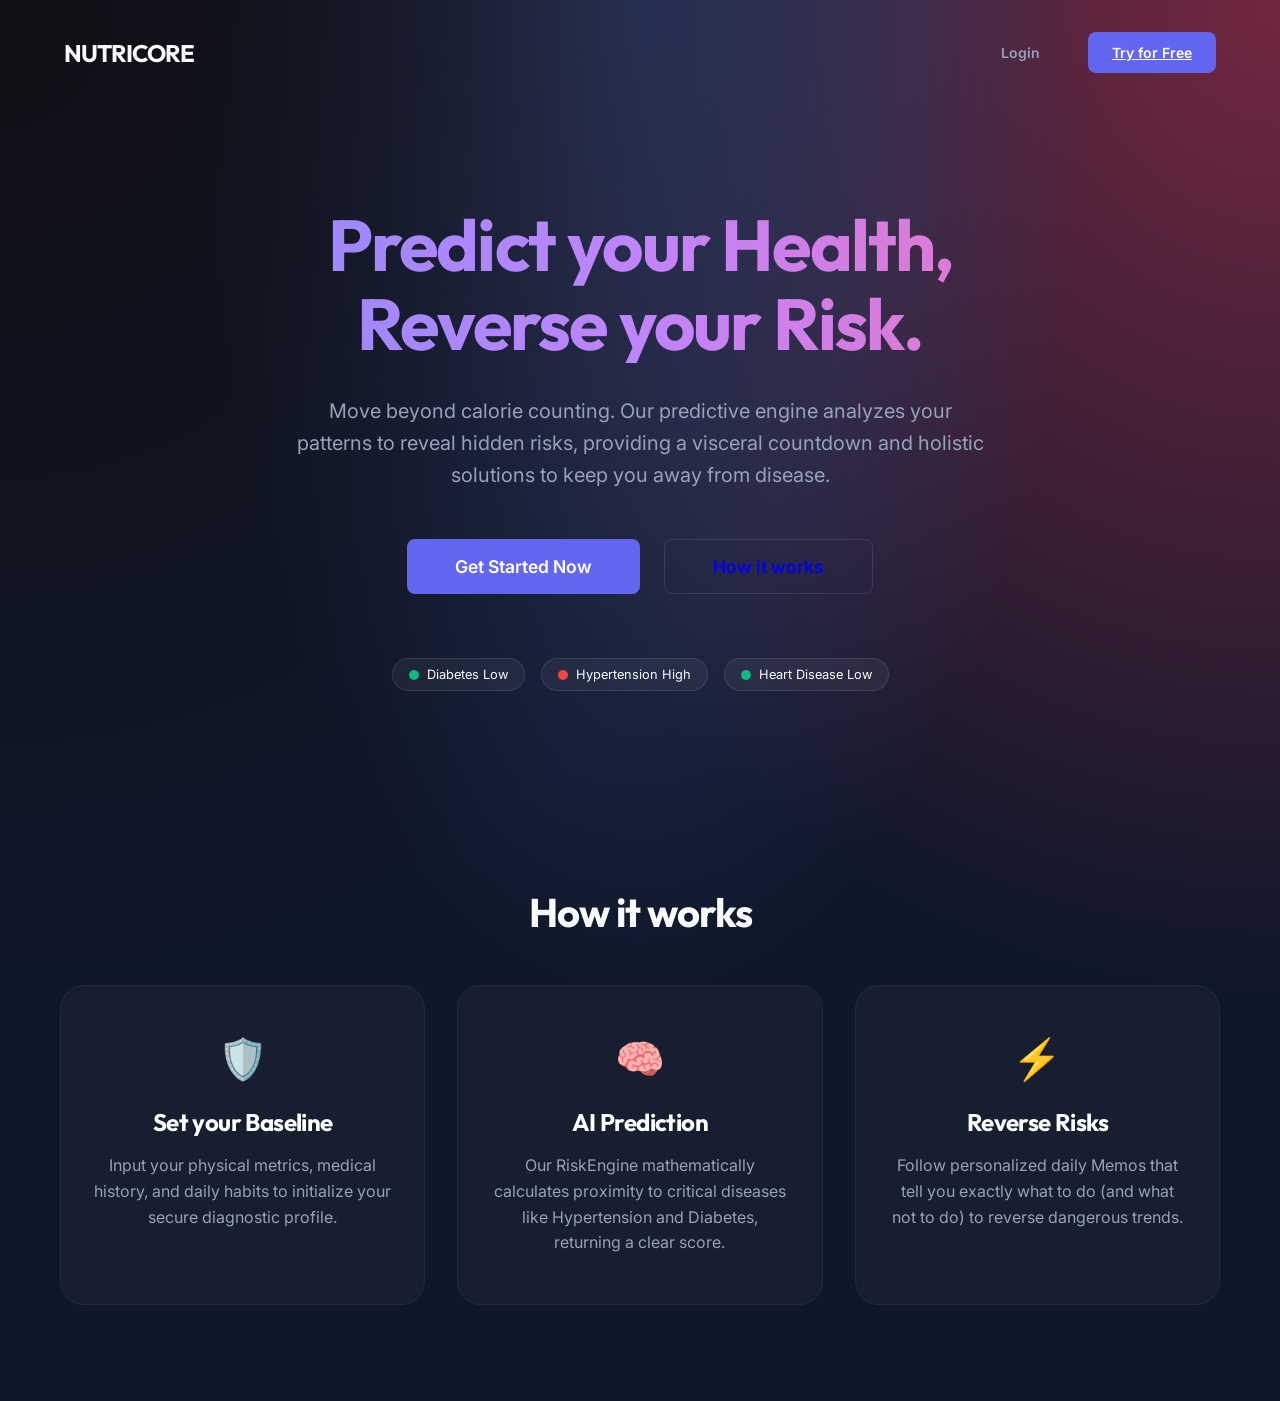
<file: client/index.html>
<!DOCTYPE html>
<html lang="en">
<head>
  <meta charset="UTF-8">
  <meta name="viewport" content="width=device-width, initial-scale=1.0">
  <title>NUTRICORE | Predictive Health Platform</title>
  <link rel="stylesheet" href="css/base.css">
  <link href="https://fonts.googleapis.com/css2?family=Inter:wght@400;600;700&family=Outfit:wght@500;700&display=swap" rel="stylesheet">
  <style>
    .hero-container {
      max-width: 1200px;
      margin: 100px auto;
      text-align: center;
      padding: 0 20px;
    }
    
    .hero-title {
      font-family: 'Outfit', sans-serif;
      font-size: 4.5rem;
      background: linear-gradient(to right, #818cf8, #c084fc, #f472b6);
      -webkit-background-clip: text;
      -webkit-text-fill-color: transparent;
      margin-bottom: 2rem;
      line-height: 1.1;
    }
    
    .hero-subtitle {
      font-size: 1.25rem;
      color: var(--text-muted);
      max-width: 700px;
      margin: 0 auto 3rem auto;
      line-height: 1.6;
    }
    
    .cta-group {
      display: flex;
      gap: 1.5rem;
      justify-content: center;
    }
    
    .nav-bar {
      padding: 2rem 4rem;
      display: flex;
      justify-content: space-between;
      align-items: center;
    }
    
    .logo {
      font-family: 'Outfit', sans-serif;
      font-weight: 700;
      font-size: 1.5rem;
      letter-spacing: -1px;
    }
    
    .risk-badges {
      display: flex;
      gap: 1rem;
      justify-content: center;
      margin-top: 4rem;
    }
    
    .risk-badge {
      background: rgba(255, 255, 255, 0.05);
      border: 1px solid var(--border);
      padding: 0.5rem 1rem;
      border-radius: 2rem;
      font-size: 0.8rem;
      display: flex;
      align-items: center;
    }
    
    .features-section {
      padding: 6rem 20px;
      max-width: 1200px;
      margin: 0 auto;
      text-align: center;
    }

    .features-section h2 {
      font-family: 'Outfit', sans-serif;
      font-size: 2.5rem;
      margin-bottom: 3rem;
    }

    .features-grid {
      display: grid;
      grid-template-columns: repeat(auto-fit, minmax(300px, 1fr));
      gap: 2rem;
    }

    .feature-card {
      background: rgba(255, 255, 255, 0.03);
      border: 1px solid rgba(255, 255, 255, 0.05);
      border-radius: 24px;
      padding: 3rem 2rem;
      transition: transform 0.3s ease, background 0.3s ease;
      backdrop-filter: blur(10px);
    }

    .feature-card:hover {
      transform: translateY(-5px);
      background: rgba(255, 255, 255, 0.07);
    }

    .feature-icon {
      font-size: 2.5rem;
      margin-bottom: 1.5rem;
    }

    .feature-title {
      font-family: 'Outfit', sans-serif;
      font-size: 1.5rem;
      margin-bottom: 1rem;
      color: white;
    }

    .feature-text {
      color: var(--text-muted);
      line-height: 1.6;
      font-size: 1rem;
    }
  </style>
</head>
<body>
  <nav class="nav-bar">
    <div class="logo">NUTRICORE</div>
    <div class="cta-group">
      <a href="pages/login.html" class="btn text-muted" style="text-decoration: none;">Login</a>
      <a href="pages/register.html" class="btn btn-primary">Try for Free</a>
    </div>
  </nav>

  <main class="hero-container">
    <h1 class="hero-title">Predict your Health,<br>Reverse your Risk.</h1>
    <p class="hero-subtitle">
      Move beyond calorie counting. Our predictive engine analyzes your patterns to reveal 
      hidden risks, providing a visceral countdown and holistic solutions to keep you away from disease.
    </p>
    
    <div class="cta-group">
      <a href="pages/register.html" class="btn btn-primary" style="padding: 1rem 3rem; font-size: 1.1rem; text-decoration: none;">Get Started Now</a>
      <a href="#features" class="btn" style="border: 1px solid var(--border); padding: 1rem 3rem; font-size: 1.1rem; text-decoration: none;">How it works</a>
    </div>

    <div class="risk-badges">
      <div class="risk-badge"><span class="risk-dot bg-low"></span> Diabetes Low</div>
      <div class="risk-badge"><span class="risk-dot bg-high"></span> Hypertension High</div>
      <div class="risk-badge"><span class="risk-dot bg-low"></span> Heart Disease Low</div>
    </div>
  </main>

  <section id="features" class="features-section">
    <h2>How it works</h2>
    <div class="features-grid">
      <div class="feature-card">
        <div class="feature-icon">🛡️</div>
        <h3 class="feature-title">Set your Baseline</h3>
        <p class="feature-text">Input your physical metrics, medical history, and daily habits to initialize your secure diagnostic profile.</p>
      </div>
      <div class="feature-card">
        <div class="feature-icon">🧠</div>
        <h3 class="feature-title">AI Prediction</h3>
        <p class="feature-text">Our RiskEngine mathematically calculates proximity to critical diseases like Hypertension and Diabetes, returning a clear score.</p>
      </div>
      <div class="feature-card">
        <div class="feature-icon">⚡</div>
        <h3 class="feature-title">Reverse Risks</h3>
        <p class="feature-text">Follow personalized daily Memos that tell you exactly what to do (and what not to do) to reverse dangerous trends.</p>
      </div>
    </div>
  </section>
</body>
</html>
</file>
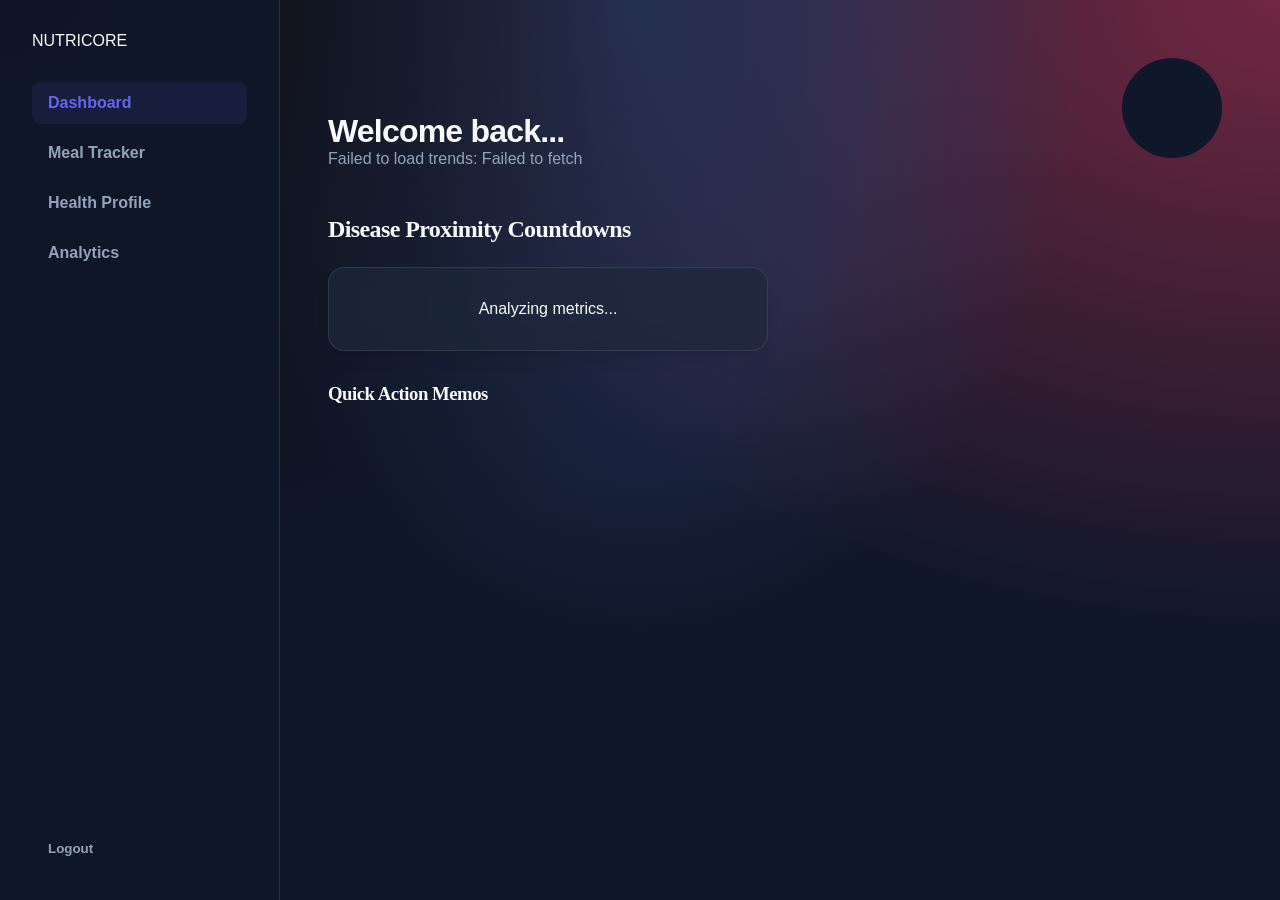
<file: client/pages/dashboard.html>
<!DOCTYPE html>
<html lang="en">
<head>
  <meta charset="UTF-8">
  <meta name="viewport" content="width=device-width, initial-scale=1.0">
  <title>Dashboard | NUTRICORE</title>
  <link rel="stylesheet" href="../css/base.css">
  <script src="../js/api.js" defer></script>
  <style>
    .header-section {
      display: flex;
      justify-content: space-between;
      align-items: flex-end;
      margin-bottom: 3rem;
    }
    
    .risk-grid {
      display: grid;
      grid-template-columns: repeat(auto-fill, minmax(300px, 1fr));
      gap: 1.5rem;
    }
    
    .risk-card {
      position: relative;
      overflow: hidden;
    }
    
    .risk-card::before {
      content: '';
      position: absolute;
      top: 0;
      left: 0;
      width: 4px;
      height: 100%;
    }
    
    .risk-card.low::before { background: var(--risk-low); }
    .risk-card.moderate::before { background: var(--risk-moderate); }
    .risk-card.high::before { background: var(--risk-high); }
    .risk-card.critical::before { background: var(--risk-critical); }
    
    .countdown-timer {
      font-family: 'Outfit', sans-serif;
      font-size: 2.5rem;
      font-weight: 700;
      margin: 1rem 0;
    }
    
    .factor-tag {
      font-size: 0.75rem;
      background: rgba(255,   255, 255, 0.05);
      padding: 0.25rem 0.5rem;
      border-radius: 0.25rem;
      margin-right: 0.5rem;
    }
    
    .health-score-ring {
      width: 120px;
      height: 120px;
      border-radius: 50%;
      background: conic-gradient(var(--risk-low) 85%, transparent 0);
      display: flex;
      align-items: center;
      justify-content: center;
      position: relative;
    }
    
    .health-score-ring::after {
      content: '';
      position: absolute;
      width: 100px;
      height: 100px;
      background: var(--bg-dark);
      border-radius: 50%;
      display: block;
    }
  </style>
</head>
<body>
  <div class="dashboard-layout">
    <aside class="sidebar">
      <div class="logo">NUTRICORE</div>
      <nav style="display: flex; flex-direction: column; gap: 0.5rem;">
        <a href="dashboard.html" class="nav-item active">Dashboard</a>
        <a href="tracker.html" class="nav-item">Meal Tracker</a>
        <a href="profile.html" class="nav-item">Health Profile</a>
        <a href="report.html" class="nav-item">Analytics</a>
      </nav>
      <div style="margin-top: auto;">
        <button class="nav-item" id="logoutBtn" style="background:none; border:none; width:100%; cursor:pointer;">Logout</button>
      </div>
    </aside>

    <main class="main-content">
      <div class="header-section">
        <div>
          <h1 id="welcomeUser">Welcome back...</h1>
          <p class="text-muted" id="habitSummary">Loading your health trends...</p>
        </div>
        <div class="health-score-ring" id="overallScore" style="background: conic-gradient(var(--risk-low) 0%, transparent 0);"></div>
      </div>

      <h2 style="margin-bottom: 1.5rem; font-family: 'Outfit';">Disease Proximity Countdowns</h2>
      
      <div class="risk-grid" id="riskGrid">
        <!-- Cards will be dynamic -->
        <div class="glass-card" style="padding: 2rem; text-align: center;">Analyzing metrics...</div>
      </div>
      
      <!-- Habit Memos -->
      <h3 style="margin: 2rem 0 1rem; font-family: 'Outfit';">Quick Action Memos</h3>
      <div id="habitMemos" style="display: flex; gap: 1rem; overflow-x: auto; padding-bottom: 1rem;"></div>
    </main>
  </div>

  <script type="module">
    import { api } from '../js/api.js';

    document.addEventListener('DOMContentLoaded', async () => {
      try {
        const response = await api.getRiskScores();
        const data = response.data;
        
        const userObj = JSON.parse(sessionStorage.getItem('user') || '{}');
        const userName = userObj.full_name || 'User';
        
        document.getElementById('welcomeUser').textContent = `Welcome back, ${userName}`;
        
        const memos = data.recommendations && data.recommendations.dos ? data.recommendations.dos : [];
        document.getElementById('habitSummary').textContent = `You have ${memos.length} personalized memos today.`;

        // Update Score Ring
        const riskMap = {"Low": 90, "Moderate": 70, "High": 45, "Critical": 15};
        const score = riskMap[data.risk_label] || 50;
        const ring = document.getElementById('overallScore');
        ring.style.background = `conic-gradient(var(--risk-low) ${score}%, transparent 0)`;
        ring.setAttribute('style', ring.getAttribute('style') + `; --score: '${score}'`);
        ring.innerHTML = `<span style="position:absolute; z-index: 10; font-size:1.5rem; font-weight:700;">${score}</span>`;

        // Update Risk Grid
        const grid = document.getElementById('riskGrid');
        grid.innerHTML = `
          <div class="glass-card risk-card ${data.risk_label.toLowerCase()}">
            <p class="text-muted" style="font-size: 0.8rem; text-transform: uppercase;">Overall Health Risk</p>
            <div class="countdown-timer" style="color: var(--risk-${data.risk_label.toLowerCase()})">${data.risk_label}</div>
            <p style="font-size: 0.9rem; margin-bottom: 1rem;">Assessment based on your unique diagnostic baseline.</p>
          </div>
          <div class="glass-card risk-card info">
            <p class="text-muted" style="font-size: 0.8rem; text-transform: uppercase;">30-Day BMI Forecast</p>
            <div class="countdown-timer">${data.future_bmi}</div>
            <p style="font-size: 0.9rem; margin-bottom: 1rem;">Projected trend based on current logs.</p>
          </div>
        `;

        // Update Memos
        const memoBox = document.getElementById('habitMemos');
        memoBox.innerHTML = '';
        memos.slice(0, 3).forEach(memo => {
          memoBox.innerHTML += `
            <div class="glass-card" style="min-width: 250px; border-left: 4px solid var(--risk-low);">
              <p style="font-size: 0.7rem; color: var(--risk-low); font-weight: 700; margin-bottom: 5px;">DO</p>
              <p style="font-size: 0.9rem;">${memo}</p>
            </div>
          `;
        });

      } catch (err) {
        console.error(err);
        if (err.message.includes('No profile found') || err.message.includes('Please complete your health profile first')) {
            window.location.href = 'profile.html';
        }
        else if (err.message.includes('Missing Authorization')) {
            window.location.href = 'login.html';
        } else {
            // Keep original "Loading..." text but show error status
            document.getElementById('habitSummary').textContent = "Failed to load trends: " + err.message;
        }
      }
    });

    document.getElementById('logoutBtn').addEventListener('click', () => {
      sessionStorage.removeItem('access_token');
      sessionStorage.removeItem('user');
      window.location.href = 'login.html';
    });
  </script>
</body>
</html>
</file>
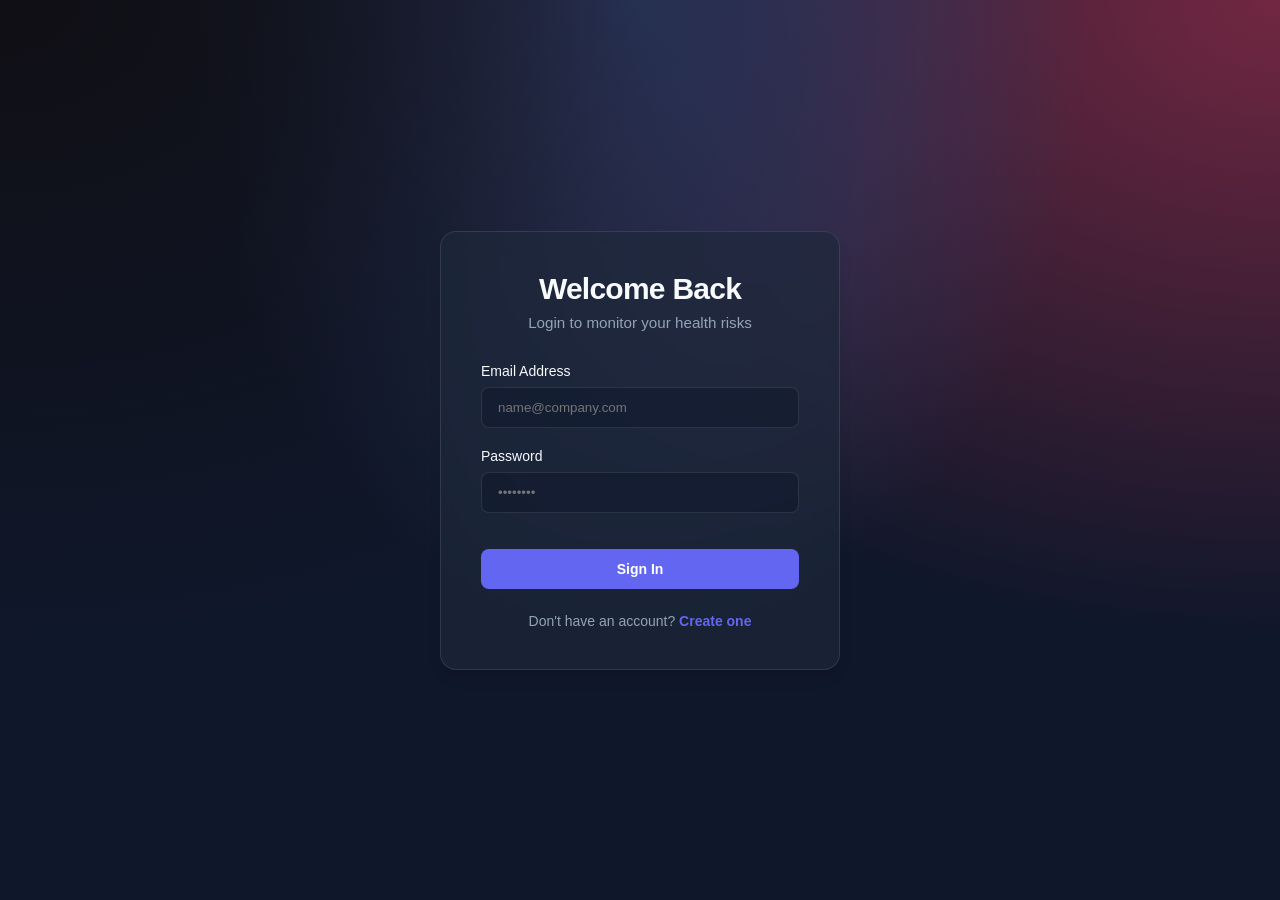
<file: client/pages/login.html>
<!DOCTYPE html>
<html lang="en">
<head>
  <meta charset="UTF-8">
  <meta name="viewport" content="width=device-width, initial-scale=1.0">
  <title>Login | NutriCore 2.0</title>
  <link rel="stylesheet" href="../css/base.css">
  <style>
    .auth-container {
      display: flex;
      justify-content: center;
      align-items: center;
      min-height: 100vh;
      padding: 20px;
    }
    
    .auth-form {
      width: 100%;
      max-width: 400px;
      padding: 2.5rem;
    }
    
    .auth-title {
      font-size: 1.875rem;
      font-family: 'Outfit', sans-serif;
      margin-bottom: 0.5rem;
      text-align: center;
    }
    
    .auth-subtitle {
      color: var(--text-muted);
      text-align: center;
      margin-bottom: 2rem;
      font-size: 0.95rem;
    }
    
    .form-group {
      margin-bottom: 1.25rem;
    }
    
    label {
      display: block;
      font-size: 0.875rem;
      margin-bottom: 0.5rem;
      color: var(--text-main);
    }
    
    .auth-footer {
      margin-top: 1.5rem;
      text-align: center;
      font-size: 0.875rem;
      color: var(--text-muted);
    }
    
    .auth-footer a {
      color: var(--primary);
      text-decoration: none;
      font-weight: 600;
    }
    
    .error-msg {
      color: var(--risk-high);
      background: rgba(239, 68, 68, 0.1);
      padding: 0.75rem;
      border-radius: 0.5rem;
      margin-bottom: 1rem;
      display: none;
      font-size: 0.875rem;
    }
  </style>
</head>
<body>
  <div class="auth-container">
    <div class="glass-card auth-form">
      <h2 class="auth-title">Welcome Back</h2>
      <p class="auth-subtitle">Login to monitor your health risks</p>
      
      <div id="errorMessage" class="error-msg"></div>

      <form id="loginForm">
        <div class="form-group">
          <label for="email">Email Address</label>
          <input type="email" id="email" class="input-field" placeholder="name@company.com" required>
        </div>
        
        <div class="form-group">
          <label for="password">Password</label>
          <input type="password" id="password" class="input-field" placeholder="••••••••" required>
        </div>
        
        <button type="submit" class="btn btn-primary" style="width: 100%; margin-top: 1rem;">Sign In</button>
      </form>
      
      <p class="auth-footer">
        Don't have an account? <a href="register.html">Create one</a>
      </p>
    </div>
  </div>

  <script type="module">
    import { api } from '../js/api.js';

    document.getElementById('loginForm').addEventListener('submit', async (e) => {
      e.preventDefault();
      
      const email = document.getElementById('email').value;
      const password = document.getElementById('password').value;
      const errorEl = document.getElementById('errorMessage');
      
      try {
        errorEl.style.display = 'none';
        
        await api.login(email, password);
        
        // Redirect on success
        window.location.href = 'dashboard.html';
      } catch (err) {
        errorEl.textContent = err.message;
        errorEl.style.display = 'block';
      }
    });
  </script>
</body>
</html>
</file>
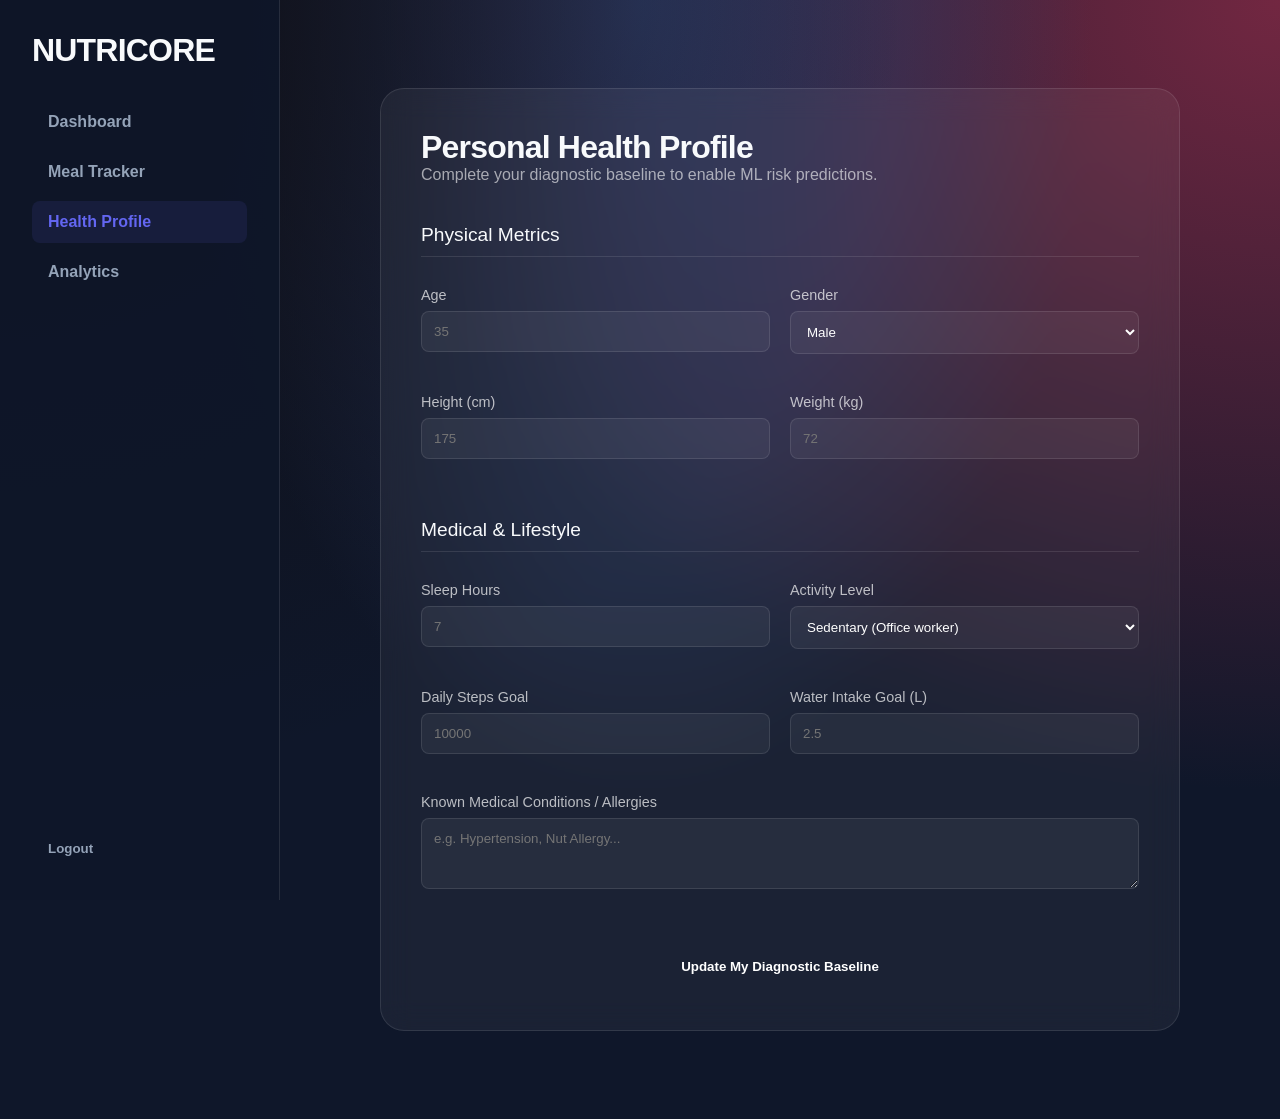
<file: client/pages/profile.html>
<!DOCTYPE html>
<html lang="en">
<head>
    <meta charset="UTF-8">
    <meta name="viewport" content="width=device-width, initial-scale=1.0">
    <title>NUTRICORE | Health Profile</title>
    <link rel="stylesheet" href="../css/base.css">
    <link href="https://fonts.googleapis.com/css2?family=Outfit:wght@300;400;600&display=swap" rel="stylesheet">
    <style>
        .profile-container {
            max-width: 800px;
            margin: 40px auto;
            padding: 40px;
            background: rgba(255, 255, 255, 0.05);
            backdrop-filter: blur(15px);
            border-radius: 24px;
            border: 1px solid rgba(255, 255, 255, 0.1);
        }
        .form-grid {
            display: grid;
            grid-template-columns: repeat(auto-fit, minmax(300px, 1fr));
            gap: 20px;
            margin-top: 30px;
        }
        .input-group {
            margin-bottom: 20px;
        }
        .input-group label {
            display: block;
            margin-bottom: 8px;
            color: rgba(255, 255, 255, 0.7);
            font-size: 0.9rem;
        }
        .input-group input, .input-group select, .input-group textarea {
            width: 100%;
            padding: 12px;
            background: rgba(255, 255, 255, 0.05);
            border: 1px solid rgba(255, 255, 255, 0.1);
            border-radius: 8px;
            color: white;
            font-family: inherit;
        }
        .section-title {
            margin: 40px 0 20px;
            padding-bottom: 10px;
            border-bottom: 1px solid rgba(255, 255, 255, 0.1);
            color: var(--accent-blue);
            font-size: 1.2rem;
        }
        .save-btn {
            width: 100%;
            padding: 16px;
            margin-top: 30px;
            background: var(--gradient-primary);
            border: none;
            border-radius: 12px;
            color: white;
            font-weight: 600;
            cursor: pointer;
            transition: transform 0.2s;
        }
        .save-btn:hover {
            transform: translateY(-2px);
        }
    </style>
</head>
<body class="dark-theme">
  <div class="dashboard-layout">
    <div class="sidebar">
        <h1 class="logo">NUTRICORE</h1>
        <nav style="display: flex; flex-direction: column; gap: 0.5rem;">
            <a href="dashboard.html" class="nav-item">Dashboard</a>
            <a href="tracker.html" class="nav-item">Meal Tracker</a>
            <a href="profile.html" class="nav-item active">Health Profile</a>
            <a href="report.html" class="nav-item">Analytics</a>
        </nav>
        <div style="margin-top: auto;">
            <button class="nav-item" onclick="logout()" style="background:none; border:none; width:100%; cursor:pointer; text-align: left;">Logout</button>
        </div>
    </div>

    <main class="main-content">
        <div class="profile-container">
            <h1>Personal Health Profile</h1>
            <p style="color: rgba(255, 255, 255, 0.6);">Complete your diagnostic baseline to enable ML risk predictions.</p>

            <form id="profileForm">
                <div class="section-title">Physical Metrics</div>
                <div class="form-grid">
                    <div class="input-group">
                        <label>Age</label>
                        <input type="number" name="age" required placeholder="35">
                    </div>
                    <div class="input-group">
                        <label>Gender</label>
                        <select name="gender">
                            <option value="Male">Male</option>
                            <option value="Female">Female</option>
                        </select>
                    </div>
                    <div class="input-group">
                        <label>Height (cm)</label>
                        <input type="number" name="height_cm" required placeholder="175">
                    </div>
                    <div class="input-group">
                        <label>Weight (kg)</label>
                        <input type="number" name="weight_kg" required placeholder="72">
                    </div>
                </div>

                <div class="section-title">Medical & Lifestyle</div>
                <div class="form-grid">
                    <div class="input-group">
                        <label>Sleep Hours</label>
                        <input type="number" name="sleep_hours" step="0.5" placeholder="7">
                    </div>
                    <div class="input-group">
                        <label>Activity Level</label>
                        <select name="activity_level">
                            <option value="sedentary">Sedentary (Office worker)</option>
                            <option value="moderate">Moderate (Gym 3-4 days)</option>
                            <option value="active">Active (Daily movement)</option>
                        </select>
                    </div>
                    <div class="input-group">
                        <label>Daily Steps Goal</label>
                        <input type="number" name="daily_steps" placeholder="10000">
                    </div>
                    <div class="input-group">
                        <label>Water Intake Goal (L)</label>
                        <input type="number" name="water_liters" step="0.5" placeholder="2.5">
                    </div>
                </div>

                <div class="input-group" style="padding-top: 20px;">
                    <label>Known Medical Conditions / Allergies</label>
                    <textarea name="medical_history" rows="3" placeholder="e.g. Hypertension, Nut Allergy..."></textarea>
                </div>

                <button type="submit" class="save-btn">Update My Diagnostic Baseline</button>
            </form>
        </div>
    </main>
  </div>

    <script type="module">
        import { api } from '../js/api.js';

        window.logout = () => {
            sessionStorage.removeItem('access_token');
            sessionStorage.removeItem('user');
            window.location.href = 'login.html';
        };

        const form = document.getElementById('profileForm');
        form.addEventListener('submit', async (e) => {
            e.preventDefault();
            const formData = new FormData(form);
            const data = Object.fromEntries(formData.entries());
            
            // Convert numerical values to numbers
            if (data.age) data.age = Number(data.age);
            if (data.height_cm) data.height_cm = Number(data.height_cm);
            if (data.weight_kg) data.weight_kg = Number(data.weight_kg);
            
            try {
                const response = await api.saveProfile(data);
                alert("Baseline updated! Check your Dashboard for new risk assessments.");
                window.location.href = 'dashboard.html';
            } catch (err) {
                alert("Failed to update profile: " + err.message);
            }
        });
    </script>
</body>
</html>
</file>
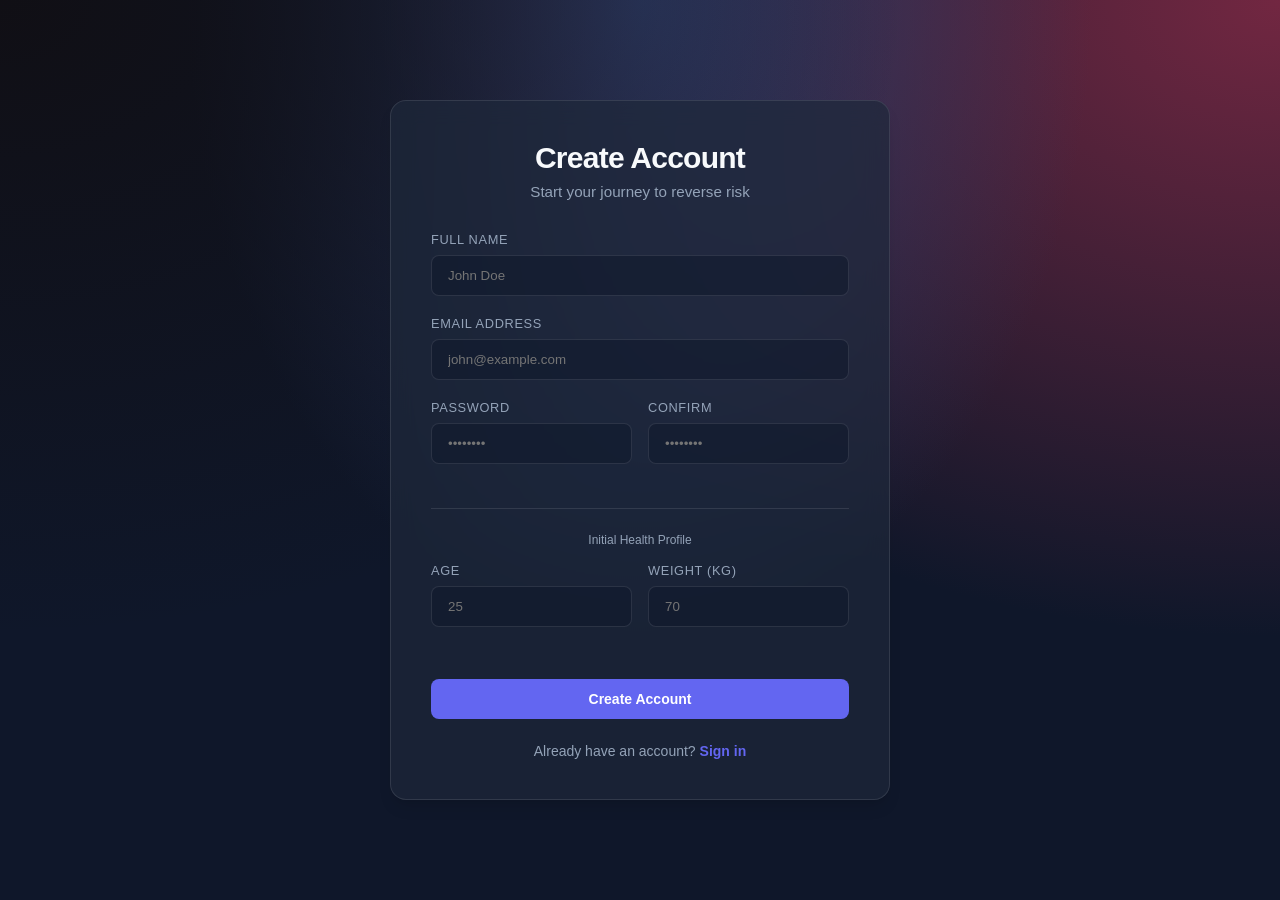
<file: client/pages/register.html>
<!DOCTYPE html>
<html lang="en">
<head>
  <meta charset="UTF-8">
  <meta name="viewport" content="width=device-width, initial-scale=1.0">
  <title>Register | NutriCore 2.0</title>
  <link rel="stylesheet" href="../css/base.css">
  <style>
    .auth-container {
      display: flex;
      justify-content: center;
      align-items: center;
      min-height: 100vh;
      padding: 40px 20px;
    }
    
    .auth-form {
      width: 100%;
      max-width: 500px;
      padding: 2.5rem;
    }
    
    .auth-title {
      font-size: 1.875rem;
      font-family: 'Outfit', sans-serif;
      margin-bottom: 0.5rem;
      text-align: center;
    }
    
    .auth-subtitle {
      color: var(--text-muted);
      text-align: center;
      margin-bottom: 2rem;
      font-size: 0.95rem;
    }
    
    .grid-group {
      display: grid;
      grid-template-columns: 1fr 1fr;
      gap: 1rem;
      margin-bottom: 1rem;
    }
    
    .form-group {
      margin-bottom: 1.25rem;
    }
    
    label {
      display: block;
      font-size: 0.8rem;
      margin-bottom: 0.5rem;
      color: var(--text-muted);
      text-transform: uppercase;
      letter-spacing: 0.05em;
    }
    
    .auth-footer {
      margin-top: 1.5rem;
      text-align: center;
      font-size: 0.875rem;
      color: var(--text-muted);
    }
    
    .auth-footer a {
      color: var(--primary);
      text-decoration: none;
      font-weight: 600;
    }
    
    .error-msg {
      color: var(--risk-high);
      background: rgba(239, 68, 68, 0.1);
      padding: 0.75rem;
      border-radius: 0.5rem;
      margin-bottom: 1rem;
      display: none;
      font-size: 0.875rem;
    }
  </style>
</head>
<body>
  <div class="auth-container">
    <div class="glass-card auth-form">
      <h2 class="auth-title">Create Account</h2>
      <p class="auth-subtitle">Start your journey to reverse risk</p>
      
      <div id="errorMessage" class="error-msg"></div>

      <form id="registerForm">
        <div class="form-group">
          <label for="name">Full Name</label>
          <input type="text" id="name" class="input-field" placeholder="John Doe" required>
        </div>

        <div class="form-group">
          <label for="email">Email Address</label>
          <input type="email" id="email" class="input-field" placeholder="john@example.com" required>
        </div>
        
        <div class="grid-group">
          <div class="form-group">
            <label for="password">Password</label>
            <input type="password" id="password" class="input-field" placeholder="••••••••" required>
          </div>
          <div class="form-group">
            <label for="confirmPassword">Confirm</label>
            <input type="password" id="confirmPassword" class="input-field" placeholder="••••••••" required>
          </div>
        </div>

        <hr style="border: 0; border-top: 1px solid var(--border); margin: 1.5rem 0;">
        <p style="font-size: 0.75rem; color: var(--text-muted); margin-bottom: 1rem; text-align: center;">Initial Health Profile</p>

        <div class="grid-group">
          <div class="form-group">
            <label for="age">Age</label>
            <input type="number" id="age" class="input-field" placeholder="25">
          </div>
          <div class="form-group">
            <label for="weight">Weight (kg)</label>
            <input type="number" id="weight" class="input-field" placeholder="70">
          </div>
        </div>
        
        <button type="submit" class="btn btn-primary" style="width: 100%; margin-top: 1rem;">Create Account</button>
      </form>
      
      <p class="auth-footer">
        Already have an account? <a href="login.html">Sign in</a>
      </p>
    </div>
  </div>

  <script type="module">
    import { api } from '../js/api.js';

    document.getElementById('registerForm').addEventListener('submit', async (e) => {
      e.preventDefault();
      
      const email = document.getElementById('email').value;
      const name = document.getElementById('name').value;
      const password = document.getElementById('password').value;
      const confirmPassword = document.getElementById('confirmPassword').value;
      const age = document.getElementById('age').value ? Number(document.getElementById('age').value) : null;
      const weight = document.getElementById('weight').value ? Number(document.getElementById('weight').value) : null;
      const errorEl = document.getElementById('errorMessage');
      
      if (password !== confirmPassword) {
        errorEl.textContent = "Passwords do not match";
        errorEl.style.display = 'block';
        return;
      }
      
      try {
        errorEl.style.display = 'none';
        
        await api.register({
          email,
          full_name: name,
          password,
          profile: { age, weight_kg: weight }
        });
        
        // Success -> redirect to login
        alert('Account created! Please log in.');
        window.location.href = 'login.html';
      } catch (err) {
        errorEl.textContent = err.message;
        errorEl.style.display = 'block';
      }
    });
  </script>
</body>
</html>
</file>
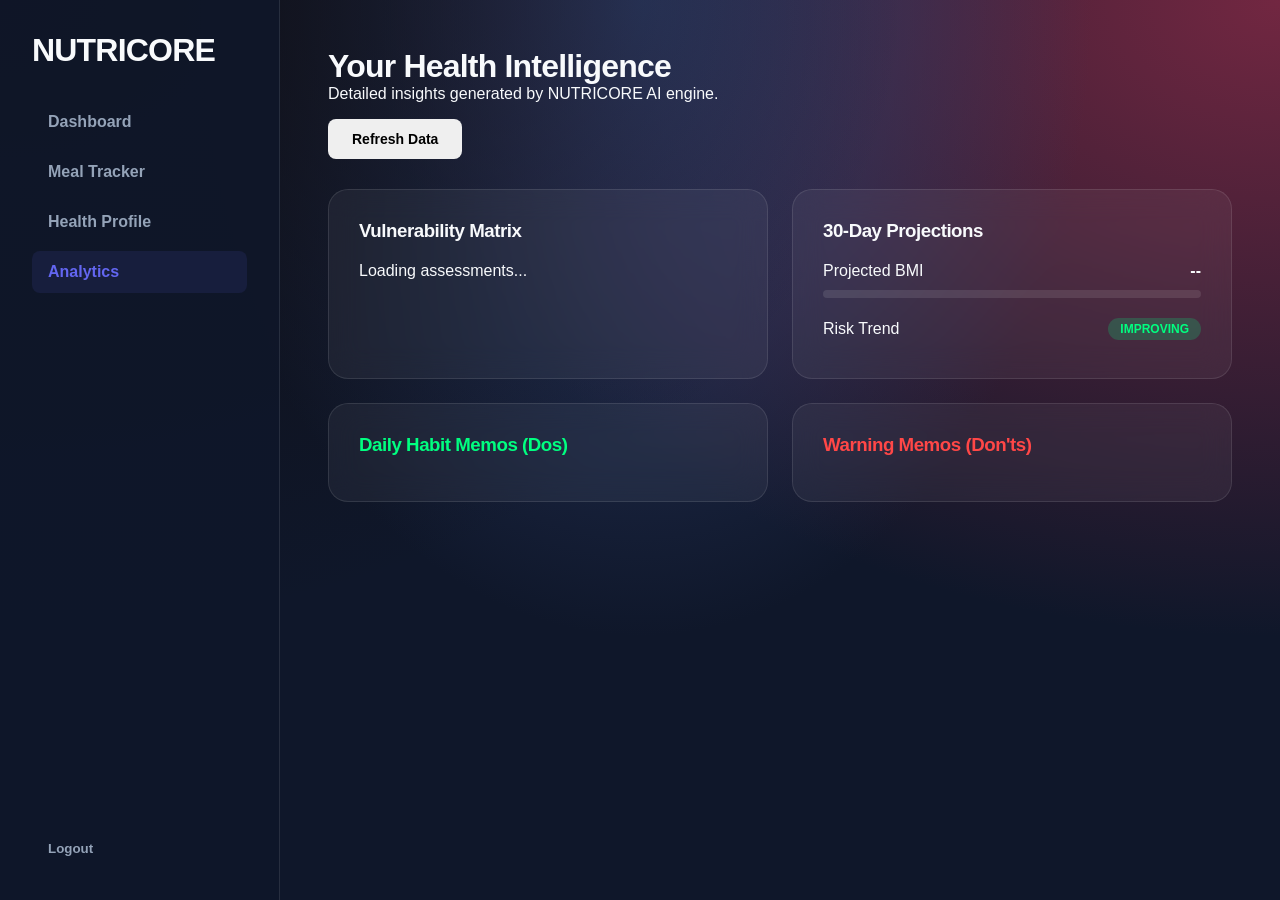
<file: client/pages/report.html>
<!DOCTYPE html>
<html lang="en">
<head>
    <meta charset="UTF-8">
    <meta name="viewport" content="width=device-width, initial-scale=1.0">
    <title>NUTRICORE | Detailed Analytics</title>
    <link rel="stylesheet" href="../css/base.css">
    <link href="https://fonts.googleapis.com/css2?family=Outfit:wght@300;400;600&display=swap" rel="stylesheet">
    <style>
        .report-grid {
            display: grid;
            grid-template-columns: repeat(auto-fit, minmax(400px, 1fr));
            gap: 24px;
            margin-top: 30px;
        }
        .flex-between {
            display: flex;
            justify-content: space-between;
            align-items: center;
            margin-bottom: 8px;
        }
        .analytics-card {
            background: rgba(255, 255, 255, 0.05);
            backdrop-filter: blur(15px);
            border-radius: 20px;
            padding: 30px;
            border: 1px solid rgba(255, 255, 255, 0.1);
        }
        .memo-list {
            list-style: none;
            padding: 0;
            margin-top: 15px;
        }
        .memo-item {
            padding: 12px 16px;
            margin-bottom: 10px;
            border-radius: 8px;
            display: flex;
            align-items: center;
            gap: 12px;
            font-size: 0.95rem;
        }
        .memo-do { background: rgba(0, 255, 128, 0.08); border-left: 4px solid #00ff80; color: #00ff80; }
        .memo-dont { background: rgba(255, 71, 71, 0.08); border-left: 4px solid #ff4747; color: #ff4747; }
        
        .stat-bar {
            height: 8px;
            background: rgba(255, 255, 255, 0.1);
            border-radius: 4px;
            margin: 10px 0 20px;
            overflow: hidden;
        }
        .stat-progress {
            height: 100%;
            background: var(--accent-blue);
            width: 70%;
            transition: width 0.5s ease-out;
        }
        .risk-badge {
            padding: 4px 12px;
            border-radius: 20px;
            font-size: 0.75rem;
            text-transform: uppercase;
            font-weight: 600;
        }
        .risk-low { background: rgba(0, 255, 128, 0.2); color: #00ff80; }
        .risk-high { background: rgba(255, 71, 71, 0.2); color: #ff4747; }
    </style>
</head>
<body class="dark-theme">
    <div class="dashboard-layout">
        <div class="sidebar">
        <h1 class="logo">NUTRICORE</h1>
        <nav style="display: flex; flex-direction: column; gap: 0.5rem;">
            <a href="dashboard.html" class="nav-item">Dashboard</a>
            <a href="tracker.html" class="nav-item">Meal Tracker</a>
            <a href="profile.html" class="nav-item">Health Profile</a>
            <a href="report.html" class="nav-item active">Analytics</a>
        </nav>
        <div style="margin-top: auto;">
            <button class="nav-item" onclick="logout()" style="background:none; border:none; width:100%; cursor:pointer; text-align: left;">Logout</button>
        </div>
    </div>

    <main class="main-content">
        <header class="header">
            <div>
                <h1 id="userGreeting">Your Health Intelligence</h1>
                <p>Detailed insights generated by NUTRICORE AI engine.</p>
            </div>
            <button class="btn btn-secondary" style="margin-top:1rem;" onclick="window.location.reload()">Refresh Data</button>
        </header>

        <div class="report-grid">
            <!-- Risk Probabilities -->
            <div class="analytics-card">
                <h3>Vulnerability Matrix</h3>
                <div id="riskBars" style="margin-top: 20px;">
                    <!-- DYNAMIC: Low, Medium, High percentage bars -->
                    Loading assessments...
                </div>
            </div>

            <!-- Projections -->
            <div class="analytics-card">
                <h3>30-Day Projections</h3>
                <div style="margin-top: 20px;">
                    <div class="flex-between">
                        <span>Projected BMI</span>
                        <strong id="projBMI">--</strong>
                    </div>
                    <div class="stat-bar"><div class="stat-progress" id="bmiBar" style="width: 0%"></div></div>
                    
                    <div class="flex-between">
                        <span>Risk Trend</span>
                        <span class="risk-badge risk-low" id="riskTrend">Improving</span>
                    </div>
                </div>
            </div>

            <!-- Dos: Positive Reinforcement -->
            <div class="analytics-card">
                <h3 style="color: #00ff80;">Daily Habit Memos (Dos)</h3>
                <ul class="memo-list" id="dosList">
                    <!-- DYNAMIC -->
                </ul>
            </div>

            <!-- Don'ts: Critical Warnings -->
            <div class="analytics-card">
                <h3 style="color: #ff4747;">Warning Memos (Don'ts)</h3>
                <ul class="memo-list" id="dontsList">
                    <!-- DYNAMIC -->
                </ul>
            </div>
        </div>
    </main>
  </div>

    <script type="module">
        import { api } from '../js/api.js';

        window.logout = () => {
            sessionStorage.removeItem('access_token');
            sessionStorage.removeItem('user');
            window.location.href = 'login.html';
        };

        async function loadAnalytics() {
            try {
                const response = await api.getRiskScores();
                const data = response.data;
                
                const userObj = JSON.parse(sessionStorage.getItem('user') || '{}');
                const userName = userObj.full_name || 'You';
                
                document.getElementById('userGreeting').innerText = `Insights for ${userName}`;
                
                // 1. Projections
                document.getElementById('projBMI').innerText = data.future_bmi;
                document.getElementById('bmiBar').style.width = (data.future_bmi / 40 * 100) + '%';
                
                // 2. Risk Bars
                const riskBars = document.getElementById('riskBars');
                riskBars.innerHTML = '';
                // Sort risks by highest probability descending
                const sortedRisks = Object.entries(data.risk_probs || {}).sort((a, b) => b[1] - a[1]);
                
                for (const [disease, prob] of sortedRisks) {
                    const pct = (prob * 100).toFixed(1);
                    let barColor = "#00ff80"; // Low
                    if (prob > 0.65) barColor = "#ff4747"; // Critical
                    else if (prob > 0.40) barColor = "#ff6b00"; // High
                    else if (prob > 0.25) barColor = "#ffb020"; // Moderate
                    
                    riskBars.innerHTML += `
                        <div class="flex-between"><span>${disease}</span><span>${pct}%</span></div>
                        <div class="stat-bar"><div class="stat-progress" style="width: ${pct}%; background: ${barColor};"></div></div>
                    `;
                }

                // 3. Dos
                const dosList = document.getElementById('dosList');
                dosList.innerHTML = '';
                if (data.recommendations && data.recommendations.dos) {
                    data.recommendations.dos.forEach(item => {
                        dosList.innerHTML += `<li class="memo-item memo-do">✅ ${item}</li>`;
                    });
                }

                // 4. Don'ts
                const dontsList = document.getElementById('dontsList');
                dontsList.innerHTML = '';
                if (data.recommendations && data.recommendations.donts) {
                    data.recommendations.donts.forEach(item => {
                        dontsList.innerHTML += `<li class="memo-item memo-dont">🚫 ${item}</li>`;
                    });
                }

            } catch (err) {
                console.error(err);
                if (err.message && err.message.includes('profile found')) {
                    alert("Please complete your health profile first!");
                    window.location.href = 'profile.html';
                }
            }
        }

        loadAnalytics();
    </script>
</body>
</html>
</file>
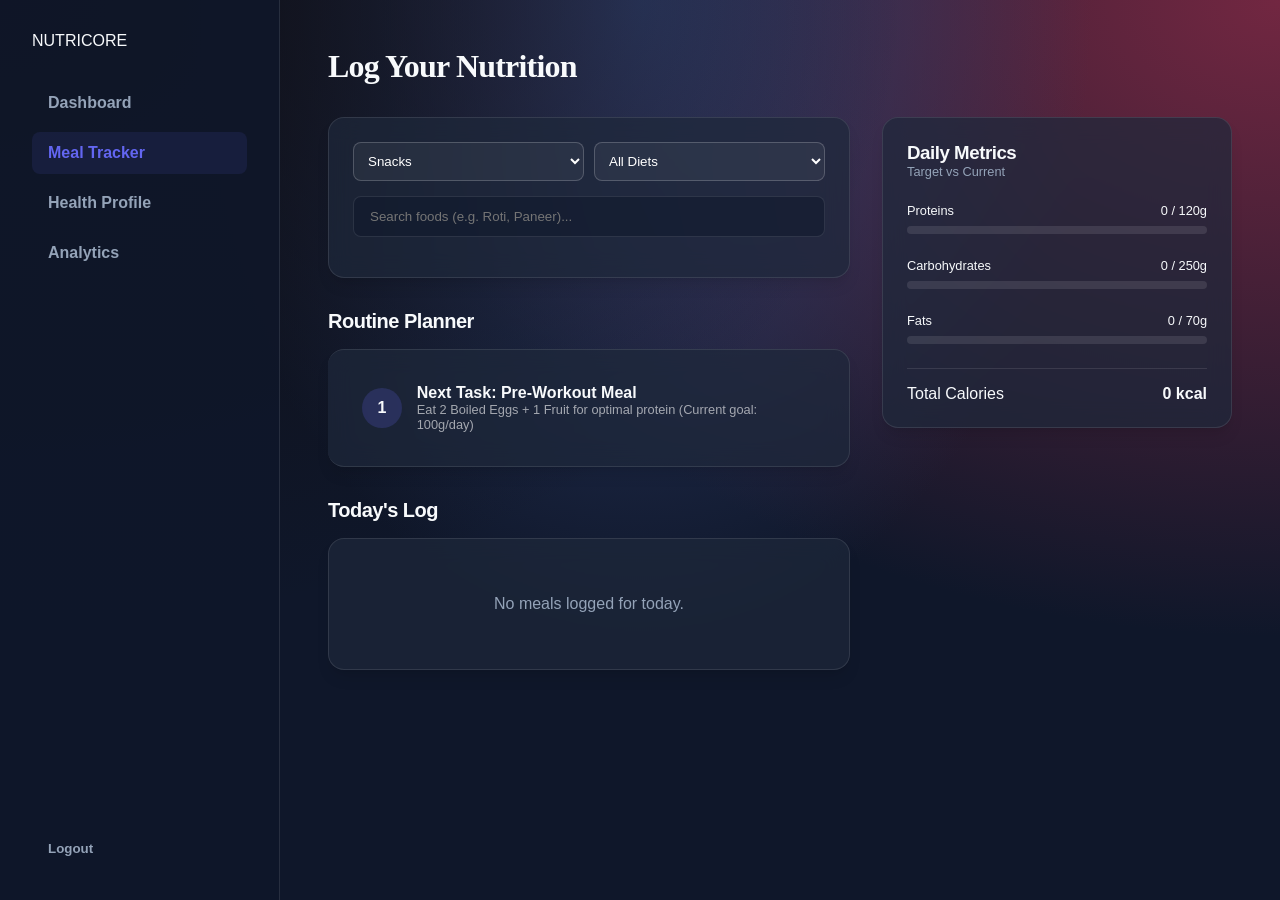
<file: client/pages/tracker.html>
<!DOCTYPE html>
<html lang="en">
<head>
  <meta charset="UTF-8">
  <meta name="viewport" content="width=device-width, initial-scale=1.0">
  <title>Meal Tracker | NutriCore 2.0</title>
  <link rel="stylesheet" href="../css/base.css">
  <script src="../js/api.js" defer></script>
  <style>
    .tracker-grid {
      display: grid;
      grid-template-columns: 1fr 350px;
      gap: 2rem;
    }
    
    .meal-list {
      display: flex;
      flex-direction: column;
      gap: 1rem;
    }
    
    .search-card {
      padding: 1.5rem;
      margin-bottom: 2rem;
    }
    
    .food-item {
      display: flex;
      justify-content: space-between;
      align-items: center;
      padding: 1rem;
      border-bottom: 1px solid var(--border);
      transition: var(--transition);
    }
    
    .food-item:hover {
      background: rgba(255, 255, 255, 0.02);
    }
    
    .macro-summary {
      position: sticky;
      top: 3rem;
    }
    
    .macro-bar {
      height: 8px;
      background: rgba(255, 255, 255, 0.1);
      border-radius: 4px;
      margin-top: 0.5rem;
      overflow: hidden;
    }
    
    .macro-progress {
      height: 100%;
      background: var(--primary);
      width: 0%;
      transition: width 0.5s ease;
    }
  </style>
</head>
<body>
  <div class="dashboard-layout">
    <aside class="sidebar">
      <div class="logo">NUTRICORE</div>
      <nav style="display: flex; flex-direction: column; gap: 0.5rem;">
        <a href="dashboard.html" class="nav-item">Dashboard</a>
        <a href="tracker.html" class="nav-item active">Meal Tracker</a>
        <a href="profile.html" class="nav-item">Health Profile</a>
        <a href="report.html" class="nav-item">Analytics</a>
      </nav>
      <div style="margin-top: auto;">
        <button class="nav-item" id="logoutBtn" style="background:none; border:none; width:100%; cursor:pointer;">Logout</button>
      </div>
    </aside>

    <main class="main-content">
      <h1 style="margin-bottom: 2rem; font-family: 'Outfit';">Log Your Nutrition</h1>
      
      <div class="tracker-grid">
        <div class="tracker-main">
          <div class="glass-card search-card">
            <div style="display: flex; gap: 10px; margin-bottom: 15px;">
              <select id="mealTypeSelect" class="input-field" style="width: auto; flex: 1; padding: 10px; border-radius: 8px; border: 1px solid rgba(255,255,255,0.2); background: rgba(255,255,255,0.05); color: white;">
                <option value="Breakfast" style="color: black;">Breakfast</option>
                <option value="Lunch" style="color: black;">Lunch</option>
                <option value="Snacks" style="color: black;" selected>Snacks</option>
                <option value="Dinner" style="color: black;">Dinner</option>
              </select>
              <select id="dietTypeSelect" class="input-field" style="width: auto; flex: 1; padding: 10px; border-radius: 8px; border: 1px solid rgba(255,255,255,0.2); background: rgba(255,255,255,0.05); color: white;">
                <option value="All" style="color: black;">All Diets</option>
                <option value="Veg" style="color: black;">Vegetarian</option>
                <option value="Vegan" style="color: black;">Vegan</option>
                <option value="Non-Veg" style="color: black;">Non-Veg</option>
              </select>
            </div>
            <input type="text" id="foodSearch" class="input-field" placeholder="Search foods (e.g. Roti, Paneer)...">
            <div id="searchResults" style="margin-top: 1rem; max-height: 200px; overflow-y: auto;"></div>
          </div>

          <!-- Routine Planner -->
          <h2 style="margin: 2rem 0 1rem; font-size: 1.25rem;">Routine Planner</h2>
          <div class="glass-card" style="margin-bottom: 2rem; border-left: 4px solid var(--accent-blue);">
            <div style="display: flex; gap: 15px; align-items: center; padding: 10px;">
                <div style="background: rgba(99, 102, 241, 0.2); width: 40px; height: 40px; border-radius: 50%; display: flex; align-items: center; justify-content: center; font-weight: 700;">1</div>
                <div>
                    <h4 id="nextTaskTitle">Next Task: Pre-Workout Meal</h4>
                    <p id="nextTaskDesc" style="font-size: 0.8rem; color: rgba(255,255,255,0.6);">Eat 2 Boiled Eggs + 1 Fruit for optimal protein (Current goal: 100g/day)</p>
                </div>
            </div>
          </div>

          <h2 style="margin-bottom: 1rem; font-size: 1.25rem;">Today's Log</h2>
          <div class="glass-card meal-list" id="mealLog">
            <div class="text-muted" style="padding: 2rem; text-align: center;">No meals logged for today.</div>
          </div>
        </div>

        <aside class="tracker-aside">
          <div class="glass-card macro-summary">
            <h3>Daily Metrics</h3>
            <p class="text-muted" style="font-size: 0.8rem; margin-bottom: 1.5rem;">Target vs Current</p>
            
            <div style="margin-bottom: 1.5rem;">
              <div style="display: flex; justify-content: space-between; font-size: 0.8rem;">
                <span>Proteins</span>
                <span id="pCount">0 / 120g</span>
              </div>
              <div class="macro-bar"><div class="macro-progress" id="pBar" style="width: 0%; background: var(--secondary);"></div></div>
            </div>

            <div style="margin-bottom: 1.5rem;">
              <div style="display: flex; justify-content: space-between; font-size: 0.8rem;">
                <span>Carbohydrates</span>
                <span id="cCount">0 / 250g</span>
              </div>
              <div class="macro-bar"><div class="macro-progress" id="cBar" style="width: 0%; background: var(--primary);"></div></div>
            </div>

            <div style="margin-bottom: 1.5rem;">
              <div style="display: flex; justify-content: space-between; font-size: 0.8rem;">
                <span>Fats</span>
                <span id="fCount">0 / 70g</span>
              </div>
              <div class="macro-bar"><div class="macro-progress" id="fBar" style="width: 0%; background: var(--risk-moderate);"></div></div>
            </div>

            <hr style="border: 0; border-top: 1px solid var(--border); margin: 1rem 0;">
            <div style="display: flex; justify-content: space-between;">
              <span>Total Calories</span>
              <span id="calCount" style="font-weight: 700;">0 kcal</span>
            </div>
          </div>
        </aside>
      </div>
    </main>

  <script type="module">
    import { api } from '../js/api.js?v=2';

    const searchInput = document.getElementById('foodSearch');
    const resultsDiv = document.getElementById('searchResults');
    const mealLogDiv = document.getElementById('mealLog');

    searchInput.addEventListener('input', async (e) => {
        const q = e.target.value;
        const diet = document.getElementById('dietTypeSelect').value;
        if (q.length < 2) { resultsDiv.innerHTML = ''; return; }
        
        try {
            const foods = await api.searchFoods(q, diet);
            resultsDiv.innerHTML = foods.map(f => `
                <div class="food-item" style="cursor:pointer;" onclick="logFood('${f.name}', ${f.calories}, ${f.protein}, ${f.carbohydrates || f.carbs}, ${f.fats || f.fat})">
                    <div>
                        <strong>${f.name}</strong>
                        <div style="font-size: 0.7rem; color: rgba(255,255,255,0.5);">${f.dietType || 'Unknown'} | ${f.per_unit || '100g'}</div>
                    </div>
                    <div style="text-align:right;">
                        <div style="font-weight:700;">${f.calories} kcal</div>
                        <div style="font-size: 0.7rem;">P: ${f.protein}g | C: ${f.carbohydrates || f.carbs}g</div>
                    </div>
                </div>
            `).join('');
        } catch (err) { console.error(err); }
    });

    window.logFood = async (name, calories, protein, carbs, fats) => {
        const meal_type = document.getElementById('mealTypeSelect').value;
        try {
            await api.logMeal({ name, calories, protein, carbs, fats, meal_type });
            searchInput.value = '';
            resultsDiv.innerHTML = '';
            loadDailyTracker();
        } catch (err) { alert("Failed to log food"); }
    };
    
    window.deleteMeal = async (id) => {
        try {
            await api.deleteMeal(id);
            loadDailyTracker();
        } catch (err) { alert("Failed to delete meal"); }
    };

    async function loadDailyTracker() {
        try {
            const today = new Date().toISOString().split('T')[0];
            const data = await api.getDailySummary(today);
            
            // Update Totals
            const tCals = data.targets?.calories || 2000;
            const tPro = data.targets?.protein || 120;
            const tCarb = data.targets?.carbs || 250;
            const tFat = data.targets?.fats || 70;

            document.getElementById('calCount').innerText = `${Math.round(data.calories || 0)} / ${tCals} kcal`;
            document.getElementById('pCount').innerText = `${Math.round(data.protein || 0)} / ${tPro}g`;
            document.getElementById('cCount').innerText = `${Math.round(data.carbs || 0)} / ${tCarb}g`;
            document.getElementById('fCount').innerText = `${Math.round(data.fats || 0)} / ${tFat}g`;
            
            // Update Bars
            document.getElementById('pBar').style.width = Math.min(((data.protein || 0) / tPro * 100), 100) + '%';
            document.getElementById('cBar').style.width = Math.min(((data.carbs || 0) / tCarb * 100), 100) + '%';
            document.getElementById('fBar').style.width = Math.min(((data.fats || 0) / tFat * 100), 100) + '%';

            // Group Logged Meals By Subtype
            if (data.meals && data.meals.length > 0) {
                const groups = {"Breakfast": [], "Lunch": [], "Snacks": [], "Dinner": []};
                data.meals.forEach(m => {
                    const mType = m.meal_type || "Snacks";
                    if (groups[mType]) { groups[mType].push(m); } else { groups["Snacks"].push(m); }
                });
                
                mealLogDiv.innerHTML = Object.keys(groups).map(type => {
                    if (groups[type].length === 0) return '';
                    return `
                        <h4 style="margin: 15px 0 5px; color: var(--accent-blue);">${type}</h4>
                        ${groups[type].map(m => `
                            <div class="food-item" style="display:flex; justify-content:space-between; align-items:center;">
                                <div>${m.name}</div>
                                <div style="display:flex; gap:10px; align-items:center;">
                                    <div style="font-weight:700;">${m.calories} kcal</div>
                                    <button onclick="deleteMeal('${m.id}')" style="background: rgba(255,50,50,0.3); color:white; border: 1px solid rgba(255,50,50,0.8); border-radius:4px; padding:2px 8px; cursor:pointer;">Delete</button>
                                </div>
                            </div>
                        `).join('')}
                    `;
                }).join('');
            } else {
                mealLogDiv.innerHTML = '<div class="text-muted" style="padding: 2rem; text-align: center;">No meals logged for today.</div>';
            }
            
            // Dynamic Planner
            const remaining_cals = Math.max(0, tCals - Math.round(data.calories || 0));
            const remaining_pro = Math.max(0, tPro - Math.round(data.protein || 0));
            
            if (remaining_cals > 0) {
                document.getElementById('nextTaskTitle').innerText = `Next Target: Close the Gap`;
                document.getElementById('nextTaskDesc').innerText = `You need ${remaining_pro}g more protein and ${remaining_cals} kcal to precisely hit your mapped diagnostic targets.`;
                document.querySelector('#nextTaskTitle').parentElement.previousElementSibling.style.background = 'rgba(99, 102, 241, 0.2)';
            } else {
                document.getElementById('nextTaskTitle').innerText = `Target Synthesized`;
                document.getElementById('nextTaskDesc').innerText = `You have exceeded or exactly matched your total calorie burn logic!`;
                document.querySelector('#nextTaskTitle').parentElement.previousElementSibling.style.background = 'rgba(76, 175, 80, 0.3)';
            }
        } catch (err) { console.error(err); }
    }

    loadDailyTracker();

    document.getElementById('logoutBtn').addEventListener('click', () => {
        sessionStorage.removeItem('access_token');
        sessionStorage.removeItem('user');
        window.location.href = 'login.html';
    });
  </script>
  </div>
</body>
</html>
</file>
<file: client/css/base.css>
/* 
  NutriCore 2.0 - Core Design System
  Theme: Predictive Health / High-End / Glassmorphism
*/

:root {
  /* Vibrant Color Palette */
  --primary: #6366f1;
  --primary-hover: #4f46e5;
  --secondary: #ec4899;
  
  /* Risk Levels (SDLC.md Spec) */
  --risk-low: #10b981;      /* Green */
  --risk-moderate: #f59e0b; /* Yellow */
  --risk-elevated: #f97316; /* Orange */
  --risk-high: #ef4444;     /* Red */
  --risk-critical: #7f1d1d; /* Dark Red */

  /* Neutrals & Surfaces */
  --bg-dark: #0f172a;
  --bg-card: rgba(30, 41, 59, 0.7);
  --border: rgba(255, 255, 255, 0.1);
  --text-main: #f8fafc;
  --text-muted: #94a3b8;

  /* Transitions & Effects */
  --transition: all 0.3s cubic-bezier(0.4, 0, 0.2, 1);
  --blur: blur(12px);
  --shadow: 0 10px 15px -3px rgba(0, 0, 0, 0.1), 0 4px 6px -2px rgba(0, 0, 0, 0.05);
}

html {
  scroll-behavior: smooth;
}

* {
  margin: 0;
  padding: 0;
  box-sizing: border-box;
}

body {
  font-family: 'Inter', -apple-system, BlinkMacSystemFont, "Segoe UI", Roboto, sans-serif;
  background-color: var(--bg-dark);
  color: var(--text-main);
  min-height: 100vh;
  overflow-x: hidden;
  background-image: 
    radial-gradient(at 0% 0%, hsla(253,16%,7%,1) 0, transparent 50%), 
    radial-gradient(at 50% 0%, hsla(225,39%,30%,1) 0, transparent 50%), 
    radial-gradient(at 100% 0%, hsla(339,49%,30%,1) 0, transparent 50%);
}

h1, h2, h3 { font-weight: 700; letter-spacing: -0.025em; }

/* Global Components */
.glass-card {
  background: var(--bg-card);
  backdrop-filter: var(--blur);
  border: 1px solid var(--border);
  border-radius: 1rem;
  box-shadow: var(--shadow);
  padding: 1.5rem;
}

.btn {
  display: inline-flex;
  align-items: center;
  justify-content: center;
  padding: 0.75rem 1.5rem;
  border-radius: 0.5rem;
  font-weight: 600;
  cursor: pointer;
  transition: var(--transition);
  border: none;
  font-size: 0.875rem;
}

.btn-primary {
  background-color: var(--primary);
  color: white;
}

.btn-primary:hover {
  background-color: var(--primary-hover);
  transform: translateY(-2px);
  box-shadow: 0 4px 12px rgba(99, 102, 241, 0.3);
}

.input-field {
  width: 100%;
  background: rgba(15, 23, 42, 0.5);
  border: 1px solid var(--border);
  color: white;
  padding: 0.75rem 1rem;
  border-radius: 0.5rem;
  outline: none;
  transition: var(--transition);
}

.input-field:focus {
  border-color: var(--primary);
  box-shadow: 0 0 0 2px rgba(99, 102, 241, 0.2);
}

/* Utilities */
.text-muted { color: var(--text-muted); }
.risk-dot { display: inline-block; width: 10px; height: 10px; border-radius: 50%; margin-right: 8px; }
.bg-low { background: var(--risk-low); }
.bg-high { background: var(--risk-high); }
.mt-4 { margin-top: 1rem; }

/* Dashboard Global Layout System */
.dashboard-layout {
  display: grid;
  grid-template-columns: 280px 1fr;
  min-height: 100vh;
}

.sidebar {
  background: rgba(15, 23, 42, 0.9);
  border-right: 1px solid var(--border);
  padding: 2rem;
  display: flex;
  flex-direction: column;
  gap: 2rem;
  position: sticky;
  top: 0;
  height: 100vh;
  overflow-y: auto;
}

.nav-item {
  display: flex;
  align-items: center;
  gap: 1rem;
  color: var(--text-muted);
  text-decoration: none;
  font-weight: 600;
  padding: 0.75rem 1rem;
  border-radius: 0.5rem;
  transition: var(--transition);
}

.nav-item:hover, .nav-item.active {
  background: rgba(99, 102, 241, 0.1);
  color: var(--primary);
}

.main-content {
  padding: 3rem;
  overflow-y: auto;
}
</file>
